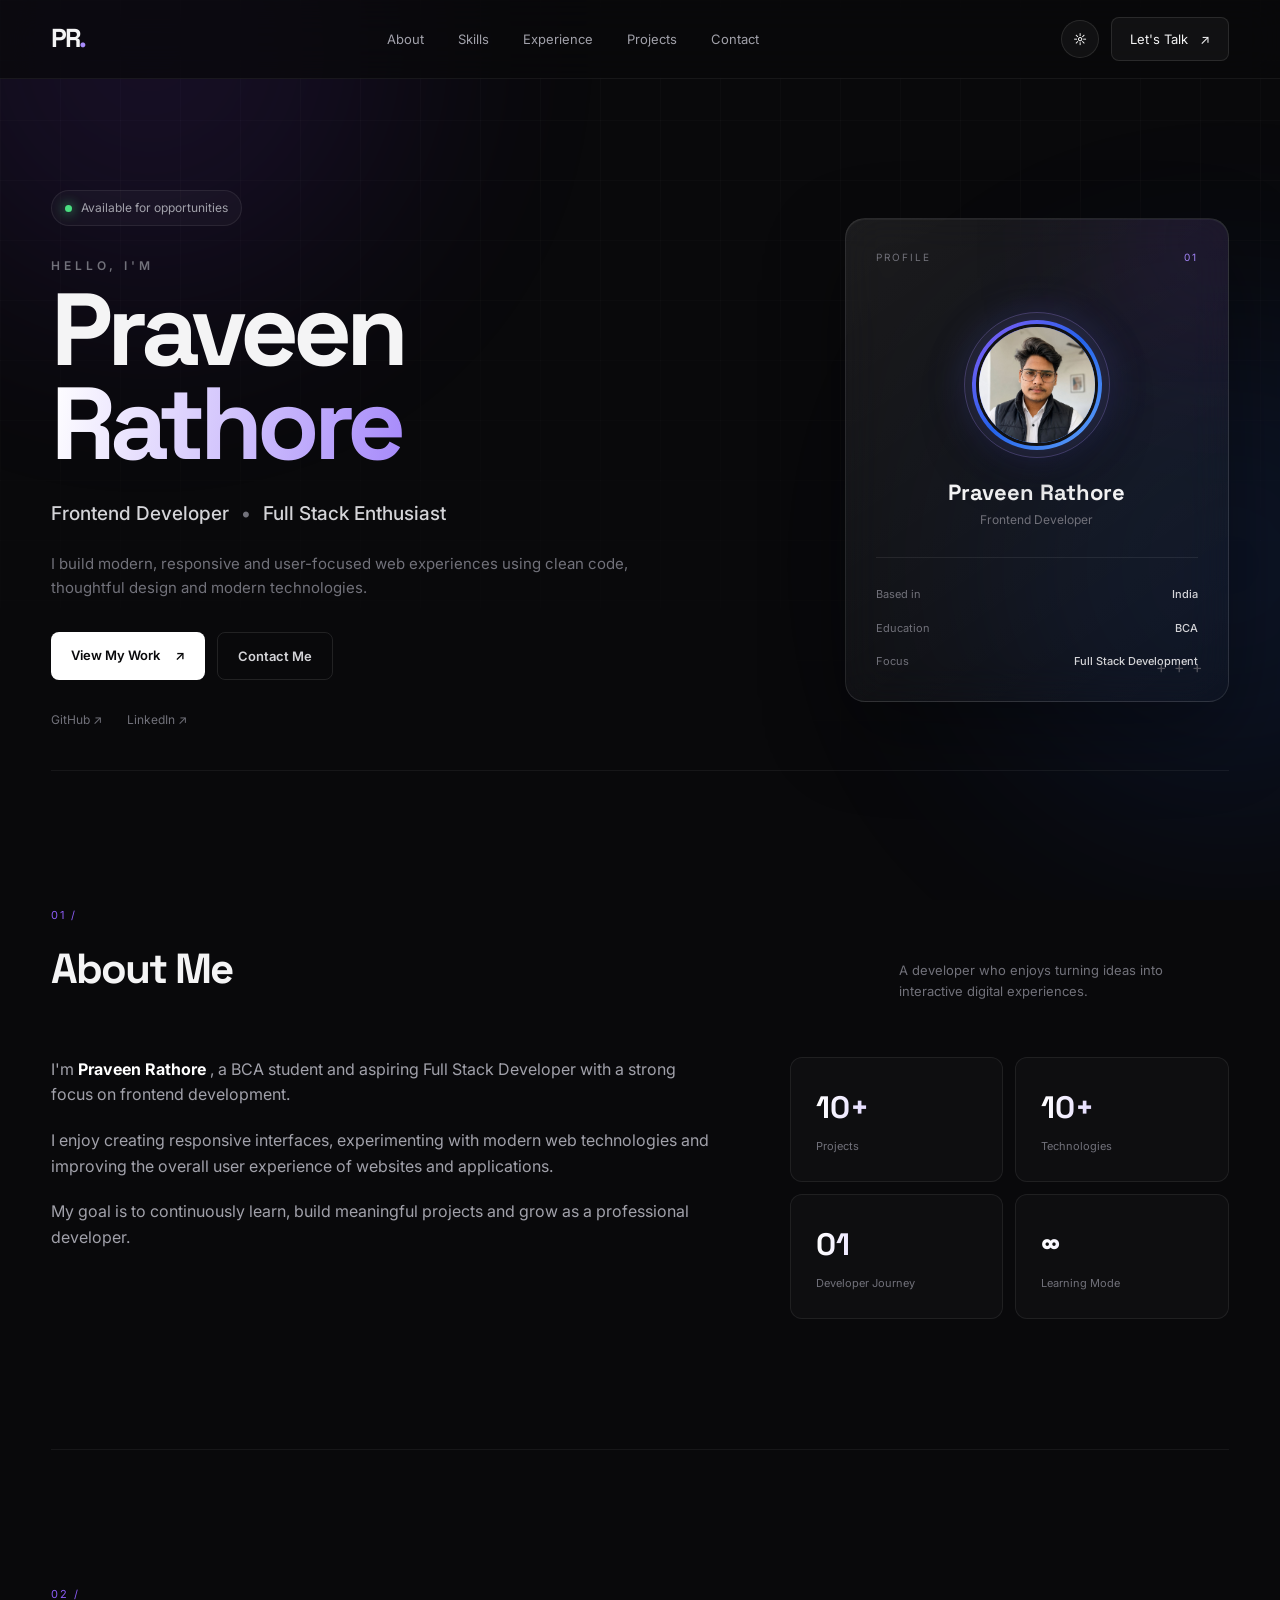
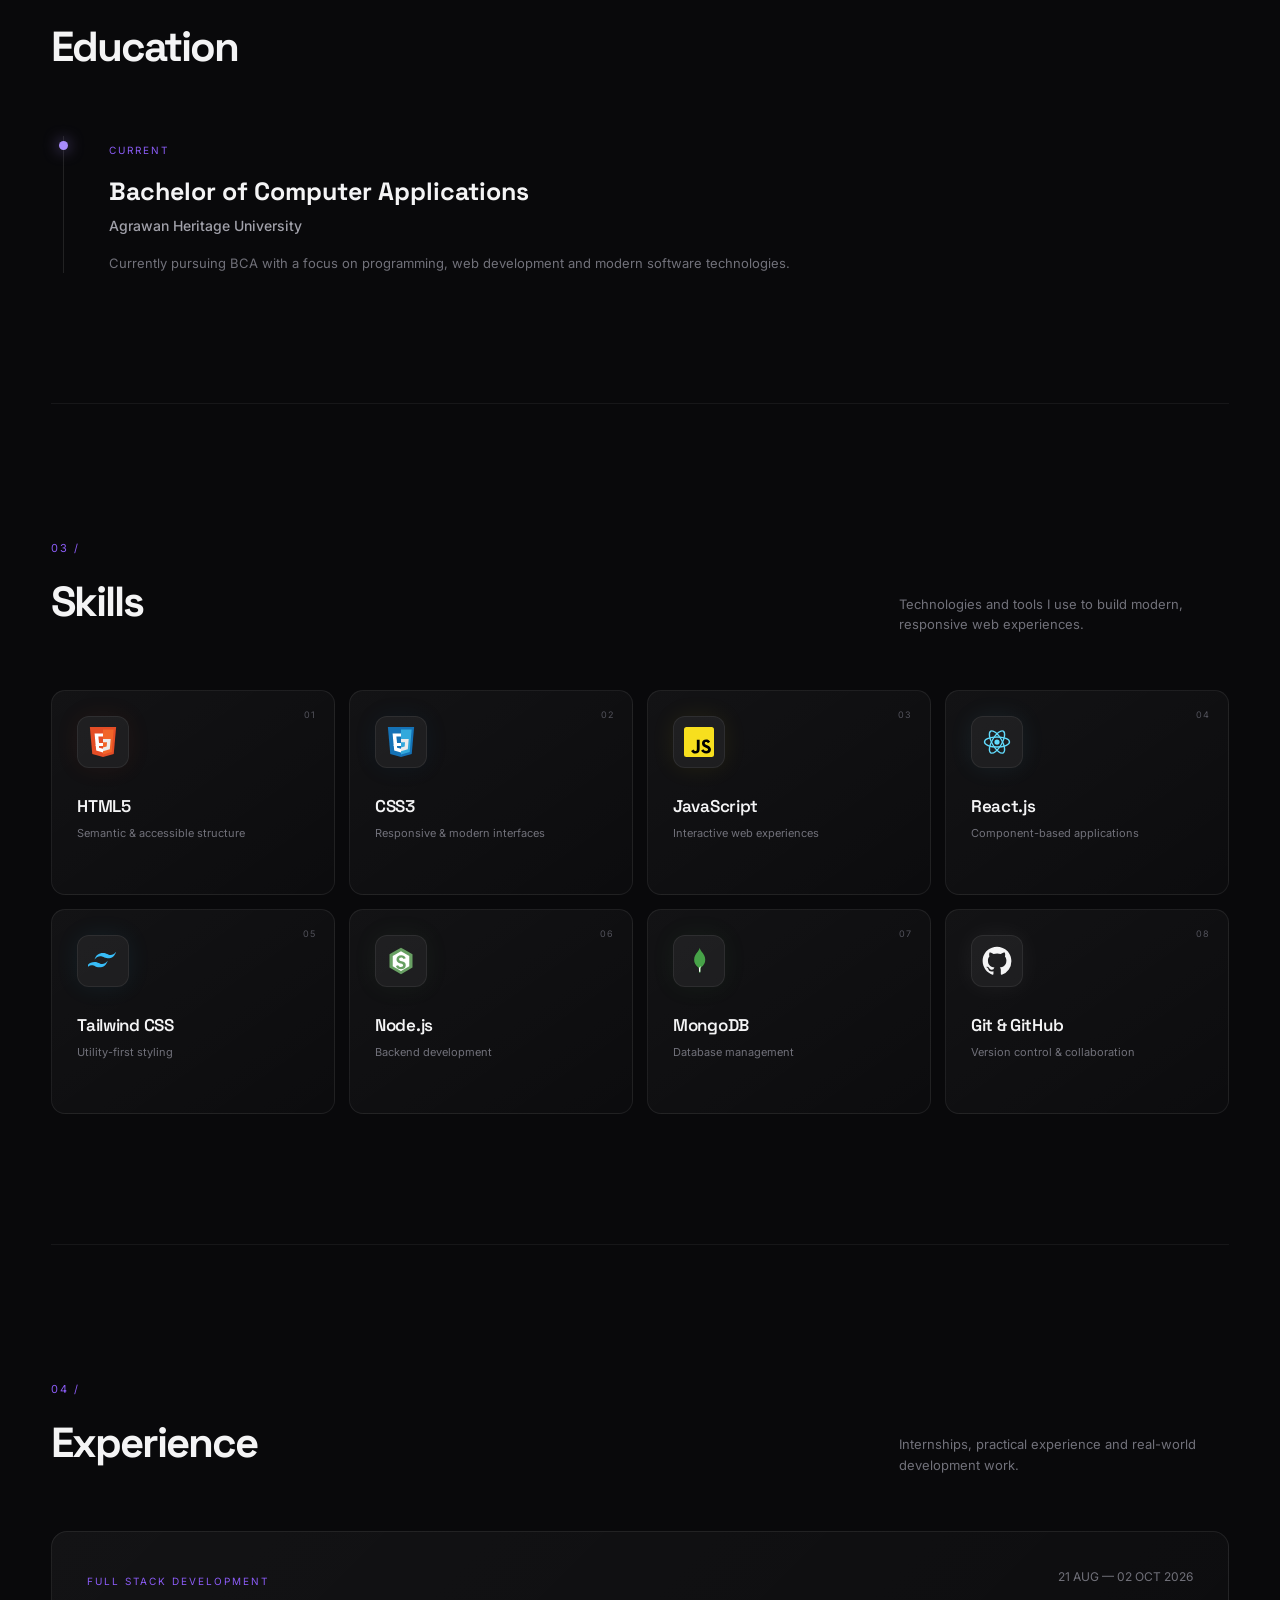
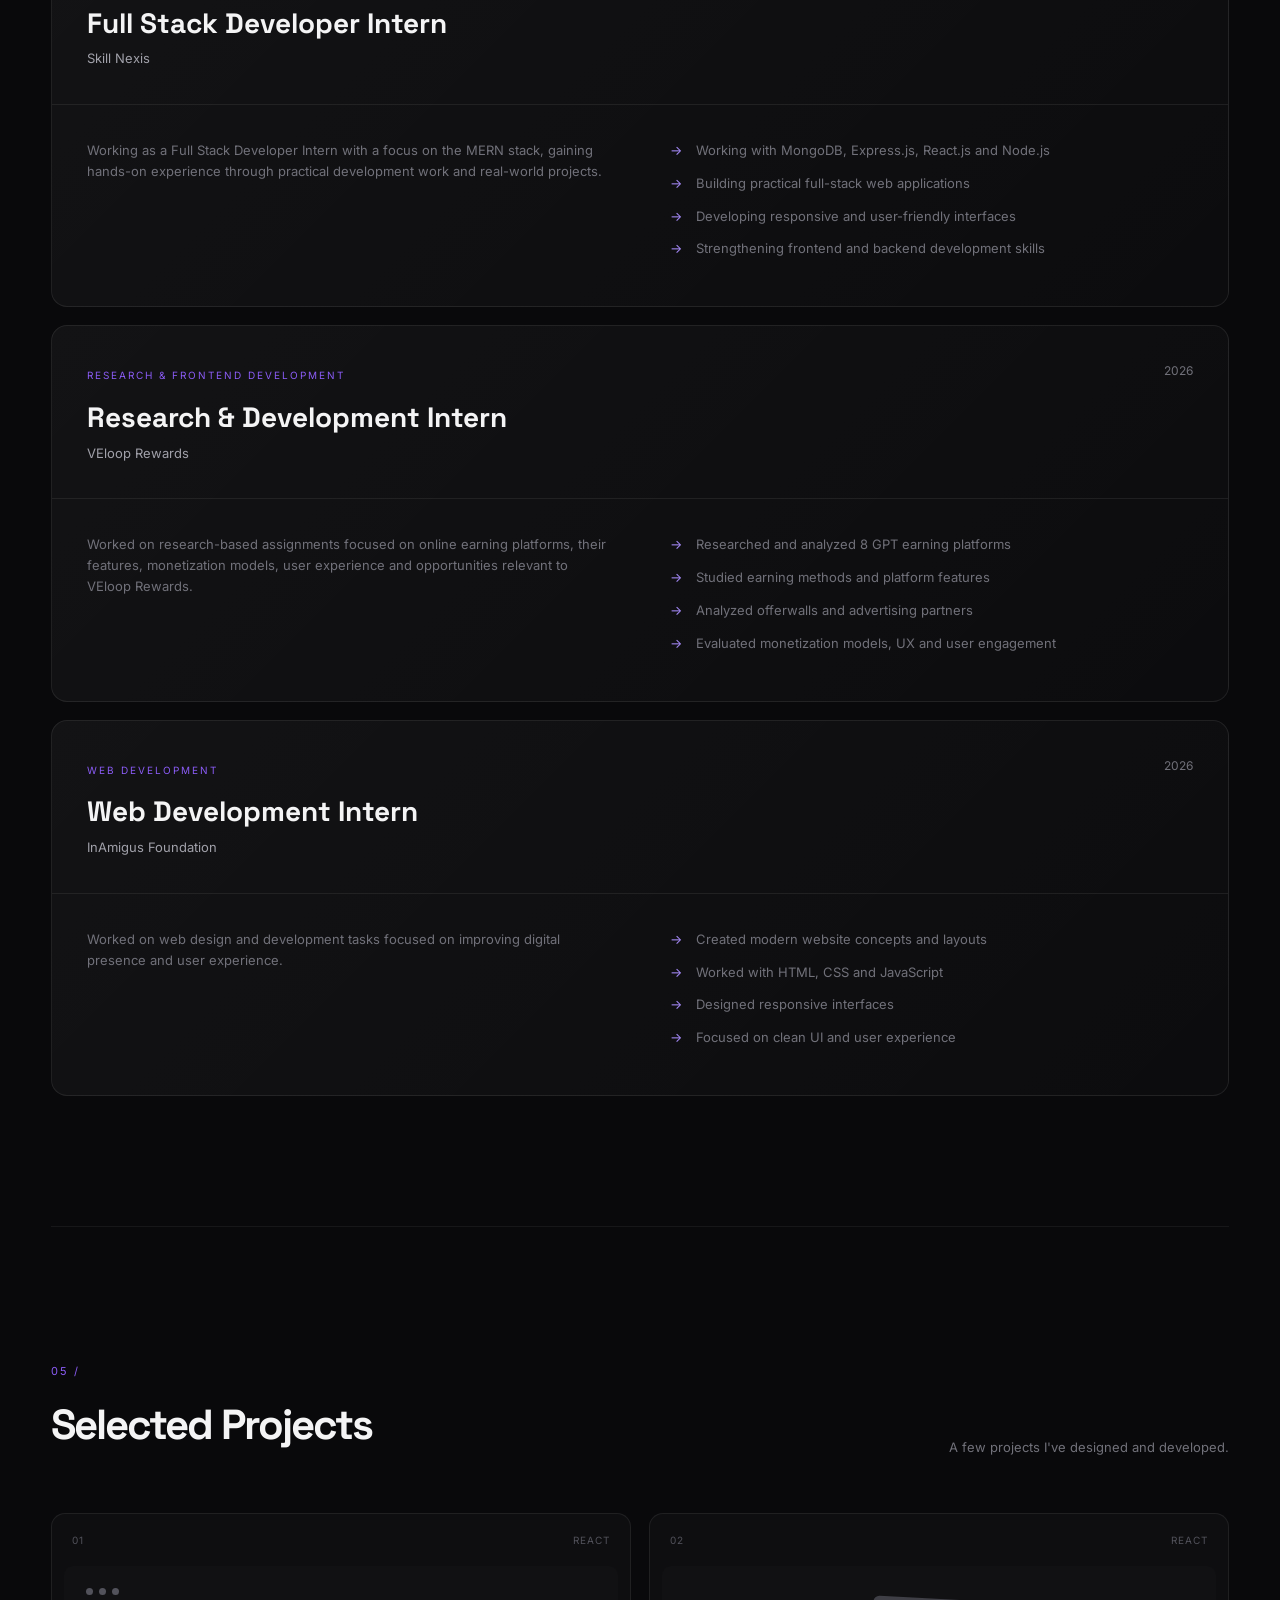
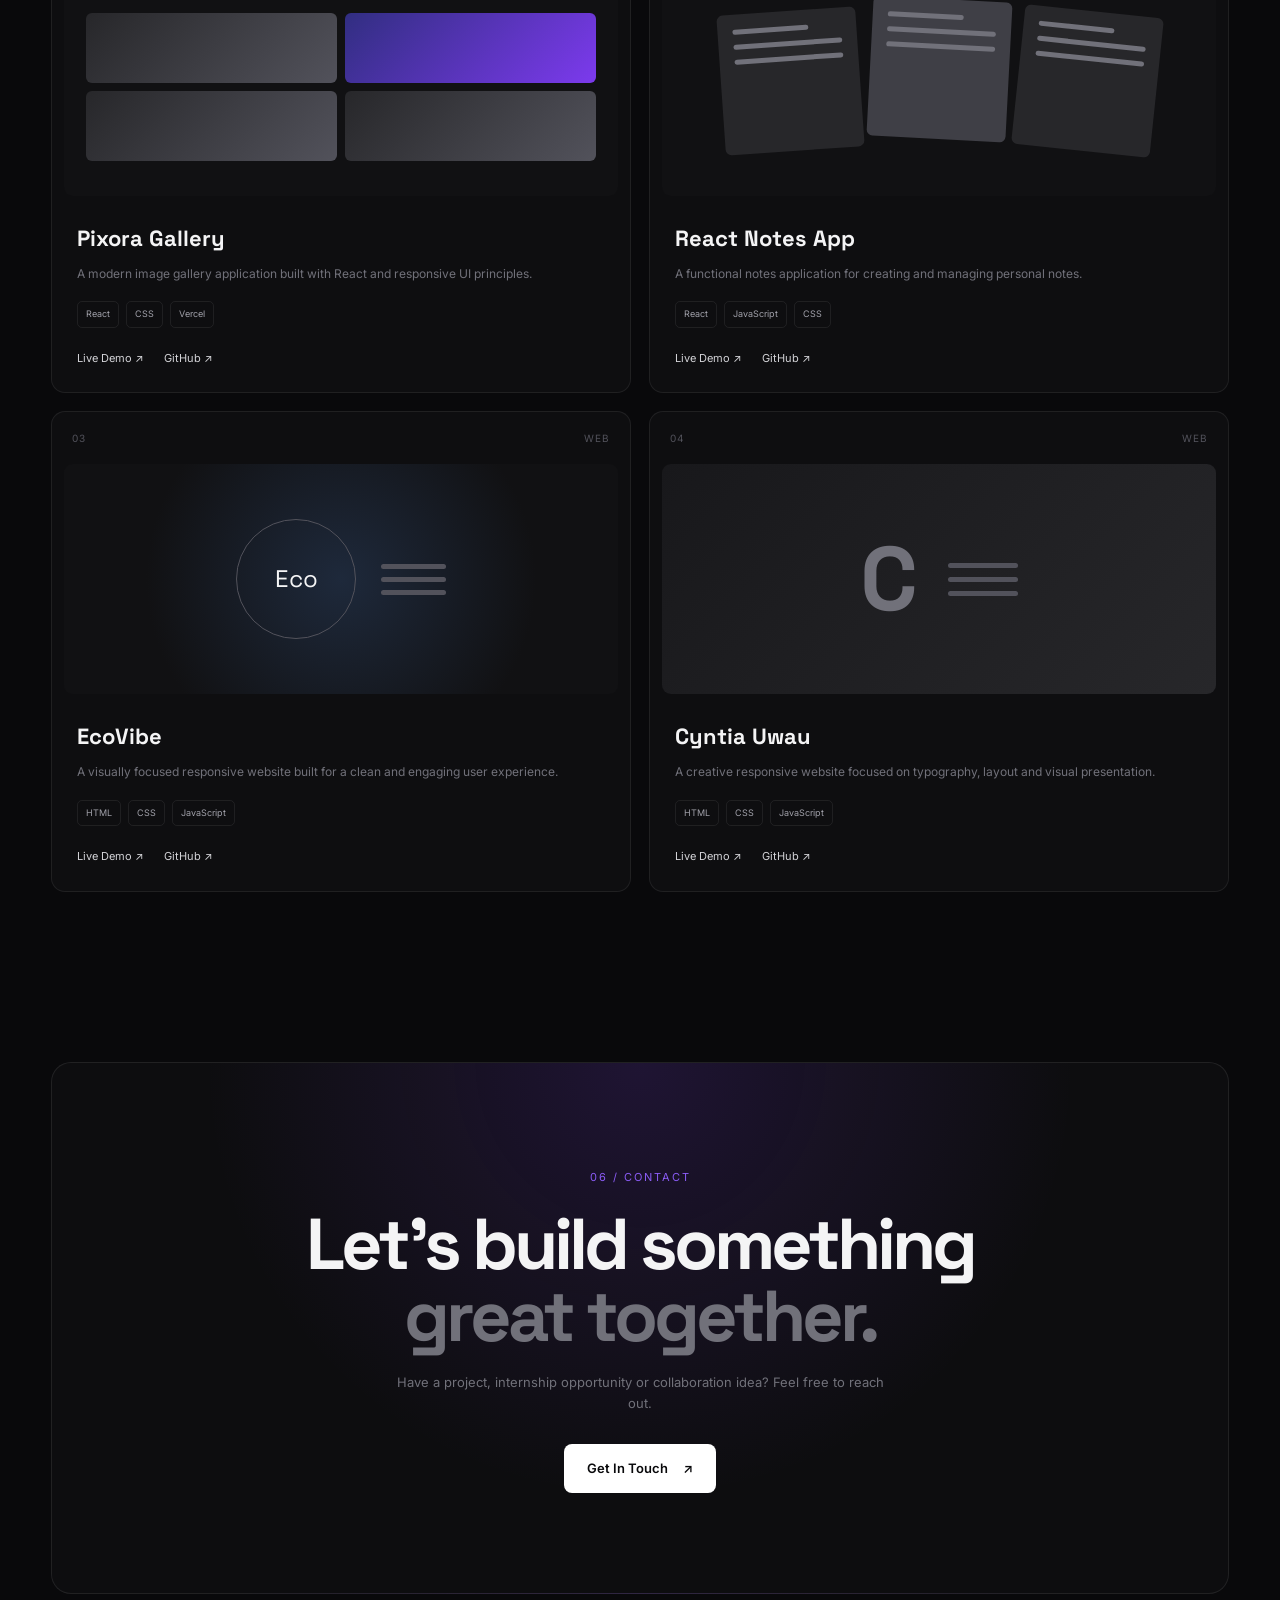
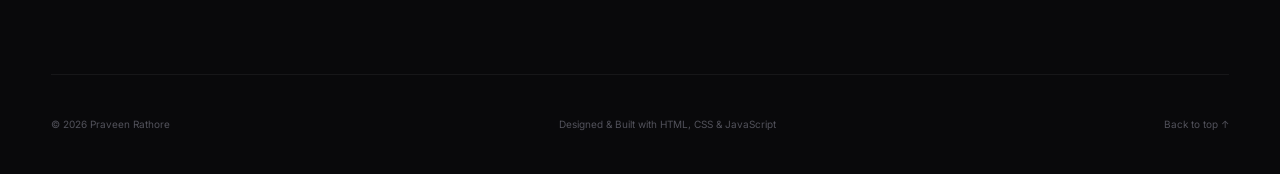
<file: second/index.html>
<!DOCTYPE html>
<html lang="en">

<head>
    <meta charset="UTF-8">
    <meta name="viewport" content="width=device-width, initial-scale=1.0">

    <meta name="description"
        content="Praveen Rathore - Frontend Developer and Full Stack Developer Resume">

    <meta name="author" content="Praveen Rathore">

    <title>Praveen Rathore | Developer Resume</title>

    <!-- Google Fonts -->
    <link rel="preconnect" href="https://fonts.googleapis.com">
    <link rel="preconnect" href="https://fonts.gstatic.com" crossorigin>

    <link
        href="https://fonts.googleapis.com/css2?family=Inter:wght@400;500;600;700;800&family=Space+Grotesk:wght@500;600;700&display=swap"
        rel="stylesheet">

    <!-- CSS -->
    <link rel="stylesheet" href="style.css">
</head>


<body>

    <!-- ================================
         BACKGROUND
    ================================= -->

    <div class="background">

        <div class="glow glow-one"></div>
        <div class="glow glow-two"></div>

        <div class="grid"></div>

    </div>


    <!-- ================================
         NAVBAR
    ================================= -->

    <nav class="navbar">

        <div class="nav-container">

            <a href="#" class="logo">
                PR<span>.</span>
            </a>


            <div class="nav-links">

                <a href="#about">About</a>

                <a href="#skills">Skills</a>

                <a href="#experience">Experience</a>

                <a href="#projects">Projects</a>

                <a href="#contact">Contact</a>

            </div>


            <div class="nav-actions">

                <button
                    id="themeToggle"
                    class="icon-btn"
                    aria-label="Toggle theme">
                    ☼
                </button>


                <a href="#contact" class="nav-button">
                    Let's Talk
                    <span>↗</span>
                </a>

            </div>


            <!-- Mobile Menu Button -->

            <button
                class="menu-btn"
                id="menuBtn"
                aria-label="Open menu">

                ☰

            </button>

        </div>

    </nav>



    <!-- ================================
         MAIN
    ================================= -->

    <main class="resume">


        <!-- ================================
             HERO
        ================================= -->

        <section class="hero reveal">


            <!-- LEFT SIDE -->

            <div class="hero-content">


                <div class="availability">

                    <span class="status-dot"></span>

                    Available for opportunities

                </div>


                <p class="eyebrow">
                    HELLO, I'M
                </p>


                <h1>

                    Praveen

                    <span>
                        Rathore
                    </span>

                </h1>


                <h2>

                    Frontend Developer

                    <span>•</span>

                    Full Stack Enthusiast

                </h2>


                <p class="hero-description">

                    I build modern, responsive and user-focused web
                    experiences using clean code, thoughtful design
                    and modern technologies.

                </p>


                <div class="hero-buttons">


                    <a
                        href="#projects"
                        class="primary-btn">

                        View My Work

                        <span>↗</span>

                    </a>


                    <a
                        href="#contact"
                        class="secondary-btn">

                        Contact Me

                    </a>


                </div>


                <div class="social-links">


                    <a
                        href="https://github.com/praveenrathore007"
                        target="_blank"
                        rel="noopener noreferrer">

                        GitHub ↗

                    </a>


                    <a
                        href="https://www.linkedin.com/in/praveen-rathore-6610803a9"
                        target="_blank"
                        rel="noopener noreferrer">

                        LinkedIn ↗

                    </a>


                </div>


            </div>



            <!-- RIGHT PROFILE CARD -->

            <div class="profile-card">


                <div class="profile-top">

                    <span>
                        PROFILE
                    </span>

                    <span class="profile-number">
                        01
                    </span>

                </div>


                <!-- PROFILE IMAGE -->

                <div class="avatar">

                    <img
                        src="./images/mainimg.jpg"
                        alt="Praveen Rathore">

                </div>


                <h3>
                    Praveen Rathore
                </h3>


                <p>
                    Frontend Developer
                </p>


                <div class="profile-line"></div>


                <div class="profile-info">


                    <div>

                        <span>
                            Based in
                        </span>

                        <strong>
                            India
                        </strong>

                    </div>


                    <div>

                        <span>
                            Education
                        </span>

                        <strong>
                            BCA
                        </strong>

                    </div>


                    <div>

                        <span>
                            Focus
                        </span>

                        <strong>
                            Full Stack Development
                        </strong>

                    </div>


                </div>


                <div class="card-decoration">

                    <span>+</span>
                    <span>+</span>
                    <span>+</span>

                </div>


            </div>


        </section>



        <!-- ================================
             ABOUT
        ================================= -->

        <section
            class="section reveal"
            id="about">


            <div class="section-heading">


                <div>

                    <span class="section-number">
                        01 /
                    </span>

                    <h2>
                        About Me
                    </h2>

                </div>


                <p>

                    A developer who enjoys turning ideas
                    into interactive digital experiences.

                </p>


            </div>



            <div class="about-grid">


                <div class="about-main">


                    <p>

                        I'm
                        <strong>
                            Praveen Rathore
                        </strong>,
                        a BCA student and aspiring Full Stack
                        Developer with a strong focus on frontend
                        development.

                    </p>


                    <p>

                        I enjoy creating responsive interfaces,
                        experimenting with modern web technologies
                        and improving the overall user experience
                        of websites and applications.

                    </p>


                    <p>

                        My goal is to continuously learn,
                        build meaningful projects and grow
                        as a professional developer.

                    </p>


                </div>



                <!-- STATS -->

                <div class="about-stats">


                    <div class="stat-card">

                        <strong>
                            10+
                        </strong>

                        <span>
                            Projects
                        </span>

                    </div>


                    <div class="stat-card">

                        <strong>
                            10+
                        </strong>

                        <span>
                            Technologies
                        </span>

                    </div>


                    <div class="stat-card">

                        <strong>
                            01
                        </strong>

                        <span>
                            Developer Journey
                        </span>

                    </div>


                    <div class="stat-card">

                        <strong>
                            ∞
                        </strong>

                        <span>
                            Learning Mode
                        </span>

                    </div>


                </div>


            </div>


        </section>



        <!-- ================================
             EDUCATION
        ================================= -->

        <section
            class="section reveal"
            id="education">


            <div class="section-heading">

                <div>

                    <span class="section-number">
                        02 /
                    </span>

                    <h2>
                        Education
                    </h2>

                </div>

            </div>



            <div class="timeline">


                <div class="timeline-item">

                    <div class="timeline-dot"></div>


                    <div class="timeline-content">


                        <span class="timeline-date">
                            CURRENT
                        </span>


                        <h3>
                            Bachelor of Computer Applications
                        </h3>


                        <h4>
                            Agrawan Heritage University
                        </h4>


                        <p>

                            Currently pursuing BCA with a focus
                            on programming, web development and
                            modern software technologies.

                        </p>


                    </div>

                </div>


            </div>


        </section>



        
    <!-- ================================
     SKILLS
================================= -->

<section
    class="section reveal"
    id="skills">

    <div class="section-heading">

        <div>

            <span class="section-number">
                03 /
            </span>

            <h2>
                Skills
            </h2>

        </div>

        <p>
            Technologies and tools I use to build
            modern, responsive web experiences.
        </p>

    </div>


    <div class="skills-grid">


        <!-- HTML -->

        <div class="skill-card">

            <span class="skill-index">
                01
            </span>

            <div class="skill-icon html-icon">

                <svg viewBox="0 0 24 24"
                    xmlns="http://www.w3.org/2000/svg">

                    <path
                        d="M1.5 0h21l-1.91 21.56L12 24l-8.59-2.44L1.5 0z"
                        fill="#E44D26"/>

                    <path
                        d="M12 22.05l6.95-1.97L20.5 2H12v20.05z"
                        fill="#F16529"/>

                    <path
                        d="M12 10.22H8.53l-.23-2.54H12V5.2H5.27l.08.88.82 9.18H12v-2.53H8.82l-.22-2.51H12v-2.0z"
                        fill="#fff"/>

                    <path
                        d="M12 17.47l-.01.01-3.12-.84-.2-2.25H6.16l.4 4.46L12 20.4v-2.93z"
                        fill="#fff"/>

                    <path
                        d="M12 10.22v2.0h3.23l-.3 3.35-2.93.8v2.93l5.44-1.51.04-.4.62-6.91.07-.88H12v.62z"
                        fill="#ebebeb"/>

                </svg>

            </div>

            <h3>
                HTML5
            </h3>

            <p>
                Semantic & accessible structure
            </p>

            <span class="skill-arrow">
                ↗
            </span>

        </div>



        <!-- CSS -->

        <div class="skill-card">

            <span class="skill-index">
                02
            </span>

            <div class="skill-icon css-icon">

                <svg viewBox="0 0 24 24"
                    xmlns="http://www.w3.org/2000/svg">

                    <path
                        d="M1.5 0h21l-1.91 21.56L12 24l-8.59-2.44L1.5 0z"
                        fill="#1572B6"/>

                    <path
                        d="M12 22.05l6.95-1.97L20.5 2H12v20.05z"
                        fill="#33A9DC"/>

                    <path
                        d="M12 10.22H8.53l-.23-2.54H12V5.2H5.27l.08.88.82 9.18H12v-2.53H8.82l-.22-2.51H12v-2.0z"
                        fill="#fff"/>

                    <path
                        d="M12 17.47l-.01.01-3.12-.84-.2-2.25H6.16l.4 4.46L12 20.4v-2.93z"
                        fill="#fff"/>

                    <path
                        d="M12 10.22v2.0h3.23l-.3 3.35-2.93.8v2.93l5.44-1.51.04-.4.62-6.91.07-.88H12v.62z"
                        fill="#ebebeb"/>

                </svg>

            </div>

            <h3>
                CSS3
            </h3>

            <p>
                Responsive & modern interfaces
            </p>

            <span class="skill-arrow">
                ↗
            </span>

        </div>



        <!-- JAVASCRIPT -->

        <div class="skill-card">

            <span class="skill-index">
                03
            </span>

            <div class="skill-icon js-icon">

                <svg viewBox="0 0 24 24"
                    xmlns="http://www.w3.org/2000/svg">

                    <rect
                        width="24"
                        height="24"
                        rx="2"
                        fill="#F7DF1E"/>

                    <path
                        d="M5.7 19.1l1.84-1.11c.36.64.69 1.18 1.48 1.18.75 0 1.23-.29 1.23-1.41v-7.61h2.26v7.64c0 2.34-1.37 3.4-3.37 3.4-1.81 0-2.86-.94-3.44-2.09z"
                        fill="#000"/>

                    <path
                        d="M13.7 18.87l1.84-1.07c.48.79 1.1 1.37 2.2 1.37.93 0 1.52-.46 1.52-1.1 0-.76-.6-1.03-1.62-1.47l-.56-.24c-1.62-.69-2.69-1.56-2.69-3.4 0-1.69 1.29-2.98 3.31-2.98 1.44 0 2.47.5 3.21 1.82l-1.76 1.13c-.39-.69-.81-.96-1.45-.96-.66 0-1.08.42-1.08.96 0 .67.42.94 1.4 1.37l.56.24c1.91.82 2.98 1.66 2.98 3.55 0 2.03-1.59 3.14-3.73 3.14-2.09 0-3.44-1-4.13-2.36z"
                        fill="#000"/>

                </svg>

            </div>

            <h3>
                JavaScript
            </h3>

            <p>
                Interactive web experiences
            </p>

            <span class="skill-arrow">
                ↗
            </span>

        </div>



        <!-- REACT -->

        <div class="skill-card">

            <span class="skill-index">
                04
            </span>

            <div class="skill-icon react-icon">

                <svg viewBox="0 0 24 24"
                    xmlns="http://www.w3.org/2000/svg">

                    <circle
                        cx="12"
                        cy="12"
                        r="2.1"
                        fill="#61DAFB"/>

                    <g
                        fill="none"
                        stroke="#61DAFB"
                        stroke-width="1.1">

                        <ellipse
                            cx="12"
                            cy="12"
                            rx="10"
                            ry="4"/>

                        <ellipse
                            cx="12"
                            cy="12"
                            rx="10"
                            ry="4"
                            transform="rotate(60 12 12)"/>

                        <ellipse
                            cx="12"
                            cy="12"
                            rx="10"
                            ry="4"
                            transform="rotate(120 12 12)"/>

                    </g>

                </svg>

            </div>

            <h3>
                React.js
            </h3>

            <p>
                Component-based applications
            </p>

            <span class="skill-arrow">
                ↗
            </span>

        </div>



        <!-- TAILWIND -->

        <div class="skill-card">

            <span class="skill-index">
                05
            </span>

            <div class="skill-icon tailwind-icon">

                <svg viewBox="0 0 24 24"
                    xmlns="http://www.w3.org/2000/svg">

                    <path
                        fill="#38BDF8"
                        d="M12 5.5c-3.5 0-5.75 1.75-6.75 5.25C6.75 9 8.25 8.1 9.75 8.1c1.1 0 1.88.38 2.67.77.91.45 1.84.93 3.33.93 3.5 0 5.75-1.75 6.75-5.25-1.5 1.75-3 2.63-4.5 2.63-1.1 0-1.88-.38-2.67-.77-.91-.45-1.84-.91-3.33-.91zM5.25 12.75C1.75 12.75-.5 14.5-1.5 18c1.5-1.75 3-2.63 4.5-2.63 1.1 0 1.88.38 2.67.77.91.45 1.84.91 3.33.91 3.5 0 5.75-1.75 6.75-5.25-1.5 1.75-3 2.63-4.5 2.63-1.1 0-1.88-.38-2.67-.77-.91-.45-1.84-.91-3.33-.91z"/>

                </svg>

            </div>

            <h3>
                Tailwind CSS
            </h3>

            <p>
                Utility-first styling
            </p>

            <span class="skill-arrow">
                ↗
            </span>

        </div>



        <!-- NODE -->

        <div class="skill-card">

            <span class="skill-index">
                06
            </span>

            <div class="skill-icon node-icon">

                <svg viewBox="0 0 24 24"
                    xmlns="http://www.w3.org/2000/svg">

                    <path
                        fill="#68A063"
                        d="M12 1.3l9.2 5.3v10.6L12 22.5l-9.2-5.3V6.6L12 1.3z"/>

                    <path
                        fill="#fff"
                        d="M12 4.1L5.4 7.9v8.2l6.6 3.8 6.6-3.8V7.9L12 4.1zm.1 3.2c1.9 0 3.2.9 3.7 2.4l-1.8.7c-.3-.8-.9-1.2-1.8-1.2-1.1 0-1.7.6-1.7 1.4 0 .9.6 1.2 2.1 1.6 2 .5 3.2 1.2 3.2 3.1 0 1.9-1.5 3.3-3.8 3.3-2.1 0-3.5-1-4.1-2.6l1.8-.7c.4.9 1.1 1.4 2.2 1.4 1.1 0 1.8-.5 1.8-1.3 0-.8-.5-1.1-2-1.5-2.1-.6-3.3-1.3-3.3-3.2 0-1.9 1.5-3.4 3.7-3.4z"/>

                </svg>

            </div>

            <h3>
                Node.js
            </h3>

            <p>
                Backend development
            </p>

            <span class="skill-arrow">
                ↗
            </span>

        </div>



        <!-- MONGODB -->

        <div class="skill-card">

            <span class="skill-index">
                07
            </span>

            <div class="skill-icon mongo-icon">

                <svg viewBox="0 0 24 24"
                    xmlns="http://www.w3.org/2000/svg">

                    <path
                        fill="#47A248"
                        d="M12.6 1.2c-.2 1.2-.7 2.2-1.5 3.1C9.5 6.1 8.1 8 8.1 11c0 2.5 1.1 4.2 2.9 5.7.4.3.7.6.8 1.1.2.9.2 2.2.2 3.5h1.1c0-1.3 0-2.6.2-3.5.1-.5.4-.8.8-1.1 1.8-1.5 2.9-3.2 2.9-5.7 0-3-1.4-4.9-3-6.7-.8-.9-1.3-1.9-1.5-3.1z"/>

                    <path
                        fill="#fff"
                        d="M12 20.5h1.1c-.2-1.5-.1-3.1.3-4.5-.4.5-.8.9-1.4 1.4v3.1z"/>

                </svg>

            </div>

            <h3>
                MongoDB
            </h3>

            <p>
                Database management
            </p>

            <span class="skill-arrow">
                ↗
            </span>

        </div>



        <!-- GITHUB -->

        <div class="skill-card">

            <span class="skill-index">
                08
            </span>

            <div class="skill-icon github-icon">

                <svg
                    viewBox="0 0 24 24"
                    xmlns="http://www.w3.org/2000/svg">

                    <path
                        fill="currentColor"
                        d="M12 .5C5.65.5.5 5.65.5 12c0 5.09 3.3 9.4 7.87 10.92.58.11.79-.25.79-.56v-2.1c-3.2.7-3.88-1.35-3.88-1.35-.53-1.33-1.28-1.68-1.28-1.68-1.05-.72.08-.7.08-.7 1.16.08 1.77 1.2 1.77 1.2 1.04 1.77 2.72 1.26 3.39.96.1-.75.41-1.26.74-1.55-2.55-.29-5.23-1.28-5.23-5.7 0-1.26.45-2.29 1.19-3.1-.12-.29-.52-1.47.11-3.06 0 0 .97-.31 3.18 1.18a11.1 11.1 0 0 1 5.8 0c2.21-1.5 3.18-1.18 3.18-1.18.63 1.59.23 2.77.11 3.06.74.81 1.19 1.84 1.19 3.1 0 4.43-2.69 5.41-5.25 5.69.42.36.79 1.07.79 2.16v3.2c0 .31.21.67.8.56A11.51 11.51 0 0 0 23.5 12C23.5 5.65 18.35.5 12 .5z"/>

                </svg>

            </div>

            <h3>
                Git & GitHub
            </h3>

            <p>
                Version control & collaboration
            </p>

            <span class="skill-arrow">
                ↗
            </span>

        </div>


    </div>

</section>



        <!-- ================================
             EXPERIENCE
        ================================= -->

     <!-- ================================
     EXPERIENCE
================================= -->

<section
    class="section reveal"
    id="experience">

    <div class="section-heading">

        <div>

            <span class="section-number">
                04 /
            </span>

            <h2>
                Experience
            </h2>

        </div>

        <p>
            Internships, practical experience and
            real-world development work.
        </p>

    </div>


    <div class="experience-list">


        <!-- EXPERIENCE 01 — SKILL NEXIS -->

        <div class="experience-card">

            <div class="experience-header">

                <div>

                    <span class="experience-label">
                        FULL STACK DEVELOPMENT
                    </span>

                    <h3>
                        Full Stack Developer Intern
                    </h3>

                    <p class="company">
                        Skill Nexis
                    </p>

                </div>

                <span class="experience-date">
                    21 AUG — 02 OCT 2026
                </span>

            </div>


            <div class="experience-body">

                <p>

                    Working as a Full Stack Developer Intern
                    with a focus on the MERN stack, gaining
                    hands-on experience through practical
                    development work and real-world projects.

                </p>


                <ul>

                    <li>
                        Working with MongoDB, Express.js,
                        React.js and Node.js
                    </li>

                    <li>
                        Building practical full-stack
                        web applications
                    </li>

                    <li>
                        Developing responsive and
                        user-friendly interfaces
                    </li>

                    <li>
                        Strengthening frontend and
                        backend development skills
                    </li>

                </ul>

            </div>

        </div>



        <!-- EXPERIENCE 02 — VELOOP -->

        <div class="experience-card">

            <div class="experience-header">

                <div>

                    <span class="experience-label">
                        RESEARCH & FRONTEND DEVELOPMENT
                    </span>

                    <h3>
                        Research & Development Intern
                    </h3>

                    <p class="company">
                        VEloop Rewards
                    </p>

                </div>

                <span class="experience-date">
                    2026
                </span>

            </div>


            <div class="experience-body">

                <p>

                    Worked on research-based assignments
                    focused on online earning platforms,
                    their features, monetization models,
                    user experience and opportunities
                    relevant to VEloop Rewards.

                </p>


                <ul>

                    <li>
                        Researched and analyzed 8 GPT
                        earning platforms
                    </li>

                    <li>
                        Studied earning methods and
                        platform features
                    </li>

                    <li>
                        Analyzed offerwalls and
                        advertising partners
                    </li>

                    <li>
                        Evaluated monetization models,
                        UX and user engagement
                    </li>

                </ul>

            </div>

        </div>



        <!-- EXPERIENCE 03 — INAMIGUS -->

        <div class="experience-card">

            <div class="experience-header">

                <div>

                    <span class="experience-label">
                        WEB DEVELOPMENT
                    </span>

                    <h3>
                        Web Development Intern
                    </h3>

                    <p class="company">
                        InAmigus Foundation
                    </p>

                </div>

                <span class="experience-date">
                    2026
                </span>

            </div>


            <div class="experience-body">

                <p>

                    Worked on web design and development
                    tasks focused on improving digital
                    presence and user experience.

                </p>


                <ul>

                    <li>
                        Created modern website concepts
                        and layouts
                    </li>

                    <li>
                        Worked with HTML, CSS and JavaScript
                    </li>

                    <li>
                        Designed responsive interfaces
                    </li>

                    <li>
                        Focused on clean UI and
                        user experience
                    </li>

                </ul>

            </div>

        </div>


    </div>

</section>



        <!-- ================================
             PROJECTS
        ================================= -->

        <section
            class="section reveal"
            id="projects">


            <div class="section-heading">


                <div>

                    <span class="section-number">
                        05 /
                    </span>

                    <h2>
                        Selected Projects
                    </h2>

                </div>


                <p>

                    A few projects I've designed
                    and developed.

                </p>


            </div>



            <div class="projects-grid">


                <!-- PROJECT 1 -->

                <article class="project-card">


                    <div class="project-top">

                        <span>
                            01
                        </span>

                        <span>
                            REACT
                        </span>

                    </div>


                    <div class="project-visual gallery-visual">


                        <div class="visual-window">

                            <span></span>
                            <span></span>
                            <span></span>

                        </div>


                        <div class="visual-content">

                            <div></div>
                            <div></div>
                            <div></div>
                            <div></div>

                        </div>


                    </div>



                    <div class="project-content">


                        <h3>
                            Pixora Gallery
                        </h3>


                        <p>

                            A modern image gallery application
                            built with React and responsive UI
                            principles.

                        </p>


                        <div class="project-tags">

                            <span>React</span>
                            <span>CSS</span>
                            <span>Vercel</span>

                        </div>


                        <div class="project-links">


                            <a
                                href="https://pixora-gallery.vercel.app/"
                                target="_blank"
                                rel="noopener noreferrer">

                                Live Demo ↗

                            </a>


                            <a
                                href="https://github.com/praveenrathore007"
                                target="_blank"
                                rel="noopener noreferrer">

                                GitHub ↗

                            </a>


                        </div>


                    </div>


                </article>



                <!-- PROJECT 2 -->

                <article class="project-card">


                    <div class="project-top">

                        <span>
                            02
                        </span>

                        <span>
                            REACT
                        </span>

                    </div>


                    <div class="project-visual notes-visual">


                        <div class="note">

                            <span></span>
                            <span></span>
                            <span></span>

                        </div>


                        <div class="note">

                            <span></span>
                            <span></span>
                            <span></span>

                        </div>


                        <div class="note">

                            <span></span>
                            <span></span>
                            <span></span>

                        </div>


                    </div>



                    <div class="project-content">


                        <h3>
                            React Notes App
                        </h3>


                        <p>

                            A functional notes application
                            for creating and managing
                            personal notes.

                        </p>


                        <div class="project-tags">

                            <span>React</span>
                            <span>JavaScript</span>
                            <span>CSS</span>

                        </div>


                        <div class="project-links">


                            <a
                                href="https://react-notes-app-plum.vercel.app/"
                                target="_blank">

                                Live Demo ↗

                            </a>


                            <a
                                href="https://github.com/praveenrathore007"
                                target="_blank">

                                GitHub ↗

                            </a>


                        </div>


                    </div>


                </article>



                <!-- PROJECT 3 -->

                <article class="project-card">


                    <div class="project-top">

                        <span>
                            03
                        </span>

                        <span>
                            WEB
                        </span>

                    </div>


                    <div class="project-visual eco-visual">


                        <div class="eco-circle">
                            <span>Eco</span>
                        </div>


                        <div class="eco-lines">

                            <span></span>
                            <span></span>
                            <span></span>

                        </div>


                    </div>



                    <div class="project-content">


                        <h3>
                            EcoVibe
                        </h3>


                        <p>

                            A visually focused responsive
                            website built for a clean and
                            engaging user experience.

                        </p>


                        <div class="project-tags">

                            <span>HTML</span>
                            <span>CSS</span>
                            <span>JavaScript</span>

                        </div>


                        <div class="project-links">


                            <a
                                href="https://ecovibe-five.vercel.app/"
                                target="_blank">

                                Live Demo ↗

                            </a>


                            <a
                                href="https://github.com/praveenrathore007"
                                target="_blank">

                                GitHub ↗

                            </a>


                        </div>


                    </div>


                </article>



                <!-- PROJECT 4 -->

                <article class="project-card">


                    <div class="project-top">

                        <span>
                            04
                        </span>

                        <span>
                            WEB
                        </span>

                    </div>


                    <div class="project-visual cyntia-visual">


                        <div class="cyntia-title">
                            C
                        </div>


                        <div class="cyntia-lines">

                            <span></span>
                            <span></span>
                            <span></span>

                        </div>


                    </div>



                    <div class="project-content">


                        <h3>
                            Cyntia Uwau
                        </h3>


                        <p>

                            A creative responsive website
                            focused on typography, layout
                            and visual presentation.

                        </p>


                        <div class="project-tags">

                            <span>HTML</span>
                            <span>CSS</span>
                            <span>JavaScript</span>

                        </div>


                        <div class="project-links">


                            <a
                                href="https://cyntiauwau.vercel.app/"
                                target="_blank">

                                Live Demo ↗

                            </a>


                            <a
                                href="https://github.com/praveenrathore007"
                                target="_blank">

                                GitHub ↗

                            </a>


                        </div>


                    </div>


                </article>


            </div>


        </section>



        <!-- ================================
             CONTACT
        ================================= -->

        <section
            class="contact-section reveal"
            id="contact">


            <div class="contact-content">


                <span class="section-number">
                    06 / CONTACT
                </span>


                <h2>

                    Let's build something

                    <span>
                        great together.
                    </span>

                </h2>


                <p>

                    Have a project, internship opportunity
                    or collaboration idea? Feel free to reach out.

                </p>


                <!-- CHANGE EMAIL -->

                <a
                    href="mailto:your-email@example.com"
                    class="contact-button">

                    Get In Touch

                    <span>↗</span>

                </a>


            </div>


        </section>



        <!-- ================================
             FOOTER
        ================================= -->

        <footer>


            <div id="copyright">
                © 2026 Praveen Rathore
            </div>


            <div>
                Designed & Built with HTML, CSS & JavaScript
            </div>


            <a href="#">
                Back to top ↑
            </a>


        </footer>


    </main>



    <!-- ================================
         MOBILE MENU
    ================================= -->

    <div
        class="mobile-menu"
        id="mobileMenu">


        <button
            class="close-menu"
            id="closeMenu">

            ×

        </button>


        <a href="#about">
            About
        </a>

        <a href="#skills">
            Skills
        </a>

        <a href="#experience">
            Experience
        </a>

        <a href="#projects">
            Projects
        </a>

        <a href="#contact">
            Contact
        </a>


    </div>



    <!-- JavaScript -->

    <script src="script.js"></script>

</body>

</html>
</file>
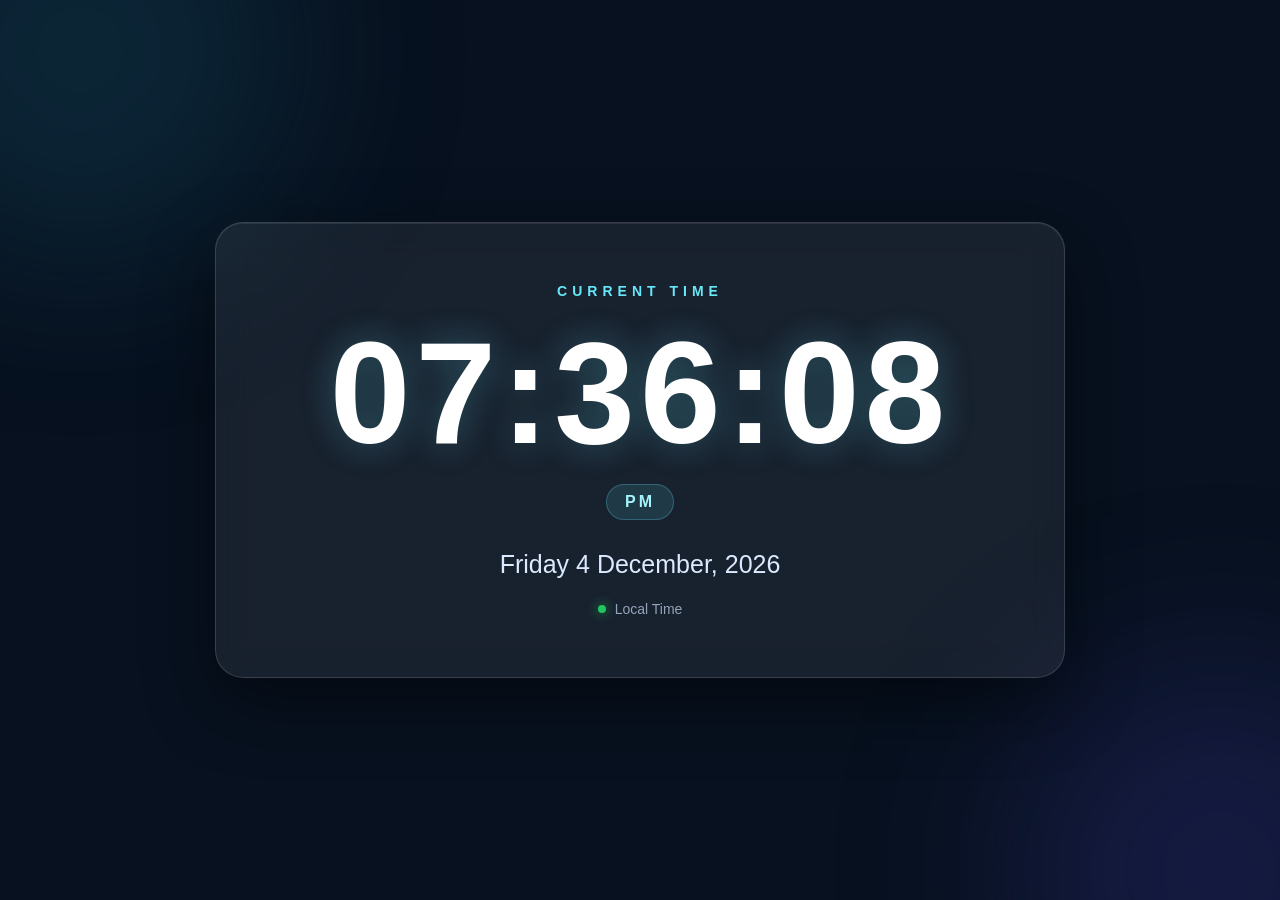
<file: Task-06/index.html>
<!DOCTYPE html>
<html lang="en">
<head>
    <meta charset="UTF-8">
    <meta name="viewport" content="width=device-width, initial-scale=1.0">

    <meta name="description" content="A responsive real-time digital clock built with HTML, CSS and JavaScript">

    <title>Digital Clock | Task 6</title>

    <link rel="stylesheet" href="style.css">
</head>

<body>

    <main class="clock-container">

        <section class="clock-card">

            <p class="heading">CURRENT TIME</p>

            <div class="time" id="time">
                00:00:00
            </div>

            <div class="period" id="period">
                AM
            </div>

            <div class="date" id="date">
                Loading date...
            </div>

            <div class="timezone">
                <span class="status-dot"></span>
                Local Time
            </div>

        </section>

    </main>

    <script src="script.js"></script>

</body>
</html>
</file>
<file: second/style.css>
/* =========================================
   RESET
========================================= */

* {
    margin: 0;
    padding: 0;
    box-sizing: border-box;
}

html {
    scroll-behavior: smooth;
}

body {
    font-family: "Inter", sans-serif;
    background: #09090b;
    color: #f4f4f5;
    line-height: 1.6;
    overflow-x: hidden;
}

a {
    color: inherit;
    text-decoration: none;
}

button {
    font-family: inherit;
}


/* =========================================
   BACKGROUND
========================================= */

.background {
    position: fixed;
    inset: 0;

    pointer-events: none;

    z-index: -1;

    overflow: hidden;
}

.grid {
    position: absolute;
    inset: 0;

    background-image:
        linear-gradient(
            rgba(255, 255, 255, .025) 1px,
            transparent 1px
        ),
        linear-gradient(
            90deg,
            rgba(255, 255, 255, .025) 1px,
            transparent 1px
        );

    background-size: 60px 60px;

    mask-image:
        linear-gradient(
            to bottom,
            black 0%,
            transparent 90%
        );
}

.glow {
    position: absolute;

    width: 500px;
    height: 500px;

    border-radius: 50%;

    filter: blur(120px);

    opacity: .12;
}

.glow-one {
    background: #7c3aed;

    top: -200px;
    left: -100px;
}

.glow-two {
    background: #2563eb;

    right: -200px;
    top: 35%;
}


/* =========================================
   NAVBAR
========================================= */

.navbar {
    position: fixed;

    width: 100%;

    top: 0;

    z-index: 1000;

    background: rgba(9, 9, 11, .72);

    backdrop-filter: blur(18px);

    border-bottom:
        1px solid rgba(255, 255, 255, .06);
}

.nav-container {
    width: min(1180px, 92%);

    height: 78px;

    margin: auto;

    display: flex;

    align-items: center;

    justify-content: space-between;
}


/* LOGO */

.logo {
    font-family: "Space Grotesk", sans-serif;

    font-size: 26px;

    font-weight: 700;

    letter-spacing: -2px;
}

.logo span {
    color: #a78bfa;
}


/* NAV LINKS */

.nav-links {
    display: flex;

    gap: 34px;
}

.nav-links a {
    position: relative;

    color: #a1a1aa;

    font-size: 13px;

    padding: 8px 0;

    transition: color .3s ease;
}


/* LEFT TO RIGHT UNDERLINE */

.nav-links a::after {

    content: "";

    position: absolute;

    left: 0;

    bottom: 0;

    width: 100%;

    height: 2px;

    border-radius: 20px;

    background:
        linear-gradient(
            90deg,
            #8b5cf6,
            #60a5fa
        );

    transform: scaleX(0);

    transform-origin: left;

    transition:
        transform .35s cubic-bezier(.65, 0, .35, 1);

}

.nav-links a:hover {
    color: white;
}

.nav-links a:hover::after {
    transform: scaleX(1);
}


/* NAV ACTIONS */

.nav-actions {
    display: flex;

    align-items: center;

    gap: 12px;
}


.icon-btn {
    width: 38px;
    height: 38px;

    border:
        1px solid rgba(255, 255, 255, .1);

    background:
        rgba(255, 255, 255, .04);

    color: white;

    border-radius: 50%;

    cursor: pointer;

    transition: .3s;
}

.icon-btn:hover {
    transform: rotate(20deg);

    background:
        rgba(255, 255, 255, .1);
}


.nav-button {

    padding: 11px 18px;

    border:
        1px solid rgba(255, 255, 255, .1);

    border-radius: 8px;

    font-size: 13px;

    background:
        rgba(255, 255, 255, .04);

    transition: .3s;
}

.nav-button:hover {

    background: white;

    color: #09090b;

}

.nav-button span {
    margin-left: 8px;
}


/* MOBILE BUTTON */

.menu-btn {
    display: none;

    border: none;

    background: transparent;

    color: white;

    font-size: 25px;

    cursor: pointer;
}


/* =========================================
   MAIN
========================================= */

.resume {
    width: min(1180px, 92%);

    margin: auto;

    padding-top: 150px;
}


/* =========================================
   HERO
========================================= */

.hero {

    min-height: 620px;

    display: grid;

    grid-template-columns:
        1.3fr .7fr;

    align-items: center;

    gap: 80px;
}


/* AVAILABILITY */

.availability {

    display: inline-flex;

    align-items: center;

    gap: 9px;

    padding: 7px 13px;

    border:
        1px solid rgba(255, 255, 255, .08);

    background:
        rgba(255, 255, 255, .03);

    border-radius: 50px;

    color: #a1a1aa;

    font-size: 12px;

    margin-bottom: 30px;
}

.status-dot {

    width: 7px;
    height: 7px;

    border-radius: 50%;

    background: #4ade80;

    box-shadow:
        0 0 12px #4ade80;
}


/* HERO TITLE */

.eyebrow {

    color: #71717a;

    font-size: 12px;

    letter-spacing: 4px;

    font-weight: 600;

    margin-bottom: 8px;
}


.hero h1 {

    font-family:
        "Space Grotesk",
        sans-serif;

    font-size:
        clamp(60px, 8vw, 105px);

    line-height: .92;

    letter-spacing: -6px;
}

.hero h1 span {

    display: block;

    background:
        linear-gradient(
            100deg,
            #ffffff,
            #a78bfa,
            #60a5fa
        );

    -webkit-background-clip: text;

    background-clip: text;

    color: transparent;
}


.hero h2 {

    margin-top: 28px;

    font-size: 19px;

    font-weight: 500;

    color: #d4d4d8;
}

.hero h2 span {

    color: #71717a;

    margin: 0 7px;
}


.hero-description {

    max-width: 620px;

    color: #71717a;

    margin-top: 22px;

    font-size: 15px;
}


/* BUTTONS */

.hero-buttons {

    display: flex;

    gap: 12px;

    margin-top: 32px;
}

.primary-btn,
.secondary-btn {

    padding: 13px 20px;

    border-radius: 8px;

    font-size: 13px;

    font-weight: 600;

    transition: .3s;
}

.primary-btn {

    background: white;

    color: #09090b;
}

.primary-btn:hover {

    transform: translateY(-3px);

    box-shadow:
        0 15px 35px
        rgba(255, 255, 255, .12);
}

.primary-btn span {
    margin-left: 12px;
}

.secondary-btn {

    border:
        1px solid rgba(255, 255, 255, .1);

    color: #d4d4d8;
}

.secondary-btn:hover {

    background:
        rgba(255, 255, 255, .05);

}


/* SOCIAL */

.social-links {

    display: flex;

    gap: 25px;

    margin-top: 30px;

    color: #71717a;

    font-size: 12px;
}

.social-links a {

    transition: .3s;
}

.social-links a:hover {

    color: white;
}


/* =========================================
   PROFILE CARD
========================================= */

.profile-card {

    position: relative;

    padding: 30px;

    min-height: 450px;

    border:
        1px solid rgba(255, 255, 255, .1);

    border-radius: 20px;

    background:
        linear-gradient(
            145deg,
            rgba(255, 255, 255, .08),
            rgba(255, 255, 255, .015)
        );

    backdrop-filter: blur(20px);

    box-shadow:
        0 30px 80px rgba(0, 0, 0, .35),
        inset 0 1px 0
        rgba(255, 255, 255, .05);

    overflow: hidden;
}

.profile-card::before {

    content: "";

    position: absolute;

    width: 180px;
    height: 180px;

    background: #7c3aed;

    filter: blur(90px);

    opacity: .16;

    right: -80px;
    top: -70px;
}


.profile-top {

    display: flex;

    justify-content: space-between;

    color: #71717a;

    font-size: 10px;

    letter-spacing: 2px;
}

.profile-number {

    color: #a78bfa;
}


/* =========================================
   PROFILE IMAGE
========================================= */

.avatar {

    width: 130px;
    height: 130px;

    margin: 55px auto 25px;

    border-radius: 50%;

    padding: 4px;

    background:
        linear-gradient(
            135deg,
            #8b5cf6,
            #2563eb,
            #60a5fa
        );

    box-shadow:

        0 0 0 8px
        rgba(255, 255, 255, .025),

        0 0 45px
        rgba(99, 102, 241, .3),

        0 20px 50px
        rgba(0, 0, 0, .4);

    position: relative;

    z-index: 2;
}


.avatar::before {

    content: "";

    position: absolute;

    inset: -8px;

    border-radius: 50%;

    border:
        1px solid
        rgba(167, 139, 250, .25);

    animation:
        pulseRing 3s ease-in-out infinite;
}


.avatar img {

    width: 100%;
    height: 100%;

    object-fit: cover;

    object-position: center;

    display: block;

    border-radius: 50%;

    border: 3px solid #111113;

}


@keyframes pulseRing {

    0%,
    100% {
        transform: scale(1);
        opacity: .4;
    }

    50% {
        transform: scale(1.06);
        opacity: .8;
    }
}


.profile-card h3 {

    text-align: center;

    font-family:
        "Space Grotesk",
        sans-serif;

    font-size: 22px;
}


.profile-card > p {

    text-align: center;

    color: #71717a;

    font-size: 12px;
}


.profile-line {

    height: 1px;

    background:
        rgba(255, 255, 255, .08);

    margin: 28px 0;
}


.profile-info {

    display: grid;

    gap: 16px;
}

.profile-info div {

    display: flex;

    justify-content: space-between;
}

.profile-info span {

    color: #71717a;

    font-size: 11px;
}

.profile-info strong {

    color: #d4d4d8;

    font-size: 11px;

    font-weight: 500;
}


.card-decoration {

    position: absolute;

    bottom: 20px;
    right: 25px;

    display: flex;

    gap: 7px;

    color: #52525b;
}


/* =========================================
   SECTIONS
========================================= */

.section {

    padding: 130px 0;

    border-top:
        1px solid
        rgba(255, 255, 255, .06);
}


.section-heading {

    display: flex;

    justify-content: space-between;

    align-items: end;

    margin-bottom: 55px;
}


.section-number {

    color: #8b5cf6;

    font-size: 11px;

    letter-spacing: 2px;
}


.section-heading h2 {

    margin-top: 8px;

    font-family:
        "Space Grotesk",
        sans-serif;

    font-size: 42px;

    letter-spacing: -2px;
}


.section-heading > p {

    max-width: 330px;

    color: #71717a;

    font-size: 13px;
}


/* =========================================
   ABOUT
========================================= */

.about-grid {

    display: grid;

    grid-template-columns:
        1.2fr .8fr;

    gap: 80px;
}


.about-main p {

    color: #a1a1aa;

    font-size: 16px;

    margin-bottom: 20px;

    max-width: 700px;
}

.about-main strong {

    color: white;
}


/* STATS */

.about-stats {

    display: grid;

    grid-template-columns: 1fr 1fr;

    gap: 12px;
}


.stat-card {

    padding: 25px;

    min-height: 125px;

    border:
        1px solid
        rgba(255, 255, 255, .07);

    border-radius: 12px;

    background:
        rgba(255, 255, 255, .025);

    display: flex;

    flex-direction: column;

    justify-content: space-between;

    transition: .3s;
}


.stat-card:hover {

    transform: translateY(-4px);

    background:
        rgba(255, 255, 255, .045);
}


.stat-card strong {

    font-family:
        "Space Grotesk",
        sans-serif;

    font-size: 31px;

    background:
        linear-gradient(
            90deg,
            #ffffff,
            #a78bfa
        );

    -webkit-background-clip: text;

    background-clip: text;

    color: transparent;
}


.stat-card span {

    color: #71717a;

    font-size: 11px;
}


/* =========================================
   TIMELINE
========================================= */

.timeline {

    position: relative;

    margin-left: 12px;

    border-left:
        1px solid
        rgba(255, 255, 255, .1);
}


.timeline-item {

    position: relative;

    padding-left: 45px;
}


.timeline-dot {

    position: absolute;

    left: -5px;

    top: 5px;

    width: 9px;
    height: 9px;

    background: #a78bfa;

    border-radius: 50%;

    box-shadow:
        0 0 15px
        rgba(167, 139, 250, .7);
}


.timeline-content {

    max-width: 800px;
}


.timeline-date {

    color: #8b5cf6;

    font-size: 10px;

    letter-spacing: 2px;
}


.timeline-content h3 {

    font-family:
        "Space Grotesk",
        sans-serif;

    font-size: 25px;

    margin-top: 10px;
}


.timeline-content h4 {

    color: #a1a1aa;

    font-weight: 500;

    font-size: 14px;

    margin-top: 4px;
}


.timeline-content p {

    color: #71717a;

    font-size: 13px;

    margin-top: 15px;
}





/* =========================================
   SKILLS
========================================= */

.skills-grid {

    display: grid;

    grid-template-columns:
        repeat(4, 1fr);

    gap: 14px;
}


/* =========================================
   SKILL CARD
========================================= */

.skill-card {

    position: relative;

    min-height: 205px;

    padding: 25px;

    border:
        1px solid
        rgba(255, 255, 255, .07);

    border-radius: 14px;

    background:
        linear-gradient(
            145deg,
            rgba(255, 255, 255, .045),
            rgba(255, 255, 255, .015)
        );

    overflow: hidden;

    transition:
        transform .4s cubic-bezier(.2,.8,.2,1),
        border-color .4s ease,
        background .4s ease,
        box-shadow .4s ease;

    cursor: default;
}


/* CARD GLOW */

.skill-card::before {

    content: "";

    position: absolute;

    width: 120px;
    height: 120px;

    border-radius: 50%;

    background:
        rgba(139, 92, 246, .12);

    filter: blur(45px);

    right: -55px;
    bottom: -55px;

    opacity: 0;

    transition: .4s ease;
}


.skill-card:hover::before {

    opacity: 1;

}


/* TOP SHINE */

.skill-card::after {

    content: "";

    position: absolute;

    top: 0;
    left: -100%;

    width: 60%;
    height: 1px;

    background:
        linear-gradient(
            90deg,
            transparent,
            rgba(255,255,255,.7),
            transparent
        );

    transition:
        left .7s ease;
}


.skill-card:hover::after {

    left: 130%;

}


/* HOVER */

.skill-card:hover {

    transform:
        translateY(-8px);

    border-color:
        rgba(167, 139, 250, .32);

    background:
        linear-gradient(
            145deg,
            rgba(255, 255, 255, .065),
            rgba(139, 92, 246, .035)
        );

    box-shadow:
        0 20px 50px
        rgba(0, 0, 0, .28);
}


/* =========================================
   SKILL INDEX
========================================= */

.skill-index {

    position: absolute;

    top: 17px;
    right: 18px;

    color:
        #52525b;

    font-size: 9px;

    letter-spacing: 1px;

    transition:
        color .3s ease;
}


.skill-card:hover .skill-index {

    color:
        #a78bfa;

}


/* =========================================
   SKILL ICON
========================================= */

.skill-icon {

    width: 52px;
    height: 52px;

    display: flex;

    align-items: center;

    justify-content: center;

    border-radius: 12px;

    background:
        rgba(255, 255, 255, .055);

    border:
        1px solid
        rgba(255, 255, 255, .07);

    margin-bottom: 25px;

    transition:
        transform .45s cubic-bezier(.2,.8,.2,1),
        box-shadow .4s ease,
        background .4s ease;
}


.skill-icon svg {

    width: 30px;
    height: 30px;

    display: block;

    transition:
        transform .45s cubic-bezier(.2,.8,.2,1);
}


.skill-card:hover .skill-icon {

    transform:
        translateY(-3px)
        scale(1.08);

    background:
        rgba(255, 255, 255, .09);

    box-shadow:
        0 10px 25px
        rgba(0, 0, 0, .2);
}


.skill-card:hover .skill-icon svg {

    transform:
        scale(1.08);
}


/* =========================================
   INDIVIDUAL LOGO COLORS
========================================= */

.html-icon {

    box-shadow:
        0 0 25px
        rgba(228, 77, 38, .08);
}


.css-icon {

    box-shadow:
        0 0 25px
        rgba(21, 114, 182, .08);
}


.js-icon {

    box-shadow:
        0 0 25px
        rgba(247, 223, 30, .08);
}


.react-icon {

    box-shadow:
        0 0 25px
        rgba(97, 218, 251, .08);
}


.tailwind-icon {

    box-shadow:
        0 0 25px
        rgba(56, 189, 248, .08);
}


.node-icon {

    box-shadow:
        0 0 25px
        rgba(104, 160, 99, .08);
}


.mongo-icon {

    box-shadow:
        0 0 25px
        rgba(71, 162, 72, .08);
}


.github-icon {

    color:
        #f4f4f5;

    box-shadow:
        0 0 25px
        rgba(255, 255, 255, .06);
}


/* =========================================
   SKILL TITLE
========================================= */

.skill-card h3 {

    position: relative;

    z-index: 2;

    font-family:
        "Space Grotesk",
        sans-serif;

    font-size: 17px;

    font-weight: 600;

    letter-spacing: -.3px;

    transition:
        color .3s ease;
}


.skill-card:hover h3 {

    color:
        #ffffff;

}


/* =========================================
   SKILL DESCRIPTION
========================================= */

.skill-card p {

    position: relative;

    z-index: 2;

    color:
        #71717a;

    font-size: 11px;

    line-height: 1.5;

    margin-top: 5px;

    max-width: 180px;

    transition:
        color .3s ease;
}


.skill-card:hover p {

    color:
        #a1a1aa;

}


/* =========================================
   ARROW
========================================= */

.skill-arrow {

    position: absolute;

    right: 18px;
    bottom: 17px;

    color:
        #52525b;

    font-size: 14px;

    opacity: 0;

    transform:
        translate(-5px, 5px);

    transition:
        opacity .3s ease,
        transform .3s ease,
        color .3s ease;
}


.skill-card:hover .skill-arrow {

    opacity: 1;

    color:
        #a78bfa;

    transform:
        translate(0, 0);

}


/* =========================================
   LIGHT MODE
========================================= */

body.light .skill-card {

    background:
        rgba(255, 255, 255, .7);

    border-color:
        rgba(0, 0, 0, .08);

}


body.light .skill-card:hover {

    border-color:
        rgba(124, 58, 237, .25);

    box-shadow:
        0 20px 50px
        rgba(0, 0, 0, .08);

}


body.light .skill-icon {

    background:
        rgba(0, 0, 0, .035);

    border-color:
        rgba(0, 0, 0, .07);

}


body.light .skill-card h3 {

    color:
        #18181b;

}


body.light .skill-card:hover h3 {

    color:
        #18181b;

}


body.light .skill-card p {

    color:
        #71717a;

}


body.light .github-icon {

    color:
        #18181b;

}


/* =========================================
   RESPONSIVE SKILLS
========================================= */

@media (max-width: 1000px) {

    .skills-grid {

        grid-template-columns:
            repeat(3, 1fr);

    }

}


@media (max-width: 750px) {

    .skills-grid {

        grid-template-columns:
            repeat(2, 1fr);

    }

}


@media (max-width: 480px) {

    .skills-grid {

        grid-template-columns:
            1fr;

    }


    .skill-card {

        min-height: 185px;

    }

}


/* =========================================
   EXPERIENCE LIST
========================================= */

.experience-list {
    display: grid;
    gap: 18px;
}

.experience-card {
    transition: .4s ease;
}

.experience-card:hover {
    transform: translateY(-5px);
    border-color: rgba(167, 139, 250, .25);
    box-shadow:
        0 25px 60px rgba(0, 0, 0, .25);
}

.experience-header h3 {
    transition: .3s ease;
}

.experience-card:hover .experience-header h3 {
    color: #c4b5fd;
}

.experience-card {

    border:
        1px solid
        rgba(255, 255, 255, .08);

    border-radius: 16px;

    background:
        linear-gradient(
            135deg,
            rgba(255, 255, 255, .045),
            rgba(255, 255, 255, .015)
        );

    overflow: hidden;
}


.experience-header {

    display: flex;

    justify-content: space-between;

    padding: 35px;

    border-bottom:
        1px solid
        rgba(255, 255, 255, .07);
}


.experience-label {

    color: #8b5cf6;

    font-size: 10px;

    letter-spacing: 2px;
}


.experience-header h3 {

    font-family:
        "Space Grotesk",
        sans-serif;

    font-size: 28px;

    margin-top: 8px;
}


.company {

    color: #a1a1aa;

    font-size: 13px;

    margin-top: 3px;
}


.experience-date {

    color: #71717a;

    font-size: 12px;
}


.experience-body {

    padding: 35px;

    display: grid;

    grid-template-columns: 1fr 1fr;

    gap: 60px;
}


.experience-body p,
.experience-body li {

    color: #71717a;

    font-size: 13px;
}


.experience-body ul {

    list-style: none;
}


.experience-body li {

    margin-bottom: 12px;
}


.experience-body li::before {

    content: "→";

    color: #a78bfa;

    margin-right: 10px;
}


/* =========================================
   PROJECTS
========================================= */

.projects-grid {

    display: grid;

    grid-template-columns: 1fr 1fr;

    gap: 18px;
}


.project-card {

    border:
        1px solid
        rgba(255, 255, 255, .07);

    border-radius: 14px;

    overflow: hidden;

    background:
        rgba(255, 255, 255, .025);

    transition: .4s;
}


.project-card:hover {

    transform: translateY(-7px);

    border-color:
        rgba(167, 139, 250, .25);

    box-shadow:
        0 25px 60px
        rgba(0, 0, 0, .25);
}


.project-top {

    display: flex;

    justify-content: space-between;

    padding: 18px 20px;

    color: #52525b;

    font-size: 10px;

    letter-spacing: 1px;
}


.project-visual {

    height: 230px;

    margin: 0 12px;

    border-radius: 9px;

    position: relative;

    overflow: hidden;

    background: #111113;
}


/* GALLERY */

.gallery-visual {

    padding: 22px;
}


.visual-window {

    display: flex;

    gap: 6px;
}


.visual-window span {

    width: 7px;
    height: 7px;

    border-radius: 50%;

    background: #52525b;
}


.visual-content {

    display: grid;

    grid-template-columns:
        repeat(2, 1fr);

    gap: 8px;

    margin-top: 18px;
}


.visual-content div {

    height: 70px;

    border-radius: 6px;

    background:
        linear-gradient(
            135deg,
            #27272a,
            #52525b
        );
}


.visual-content div:nth-child(2) {

    background:
        linear-gradient(
            135deg,
            #312e81,
            #7c3aed
        );
}


/* NOTES */

.notes-visual {

    display: flex;

    align-items: center;

    justify-content: center;

    gap: 10px;

    padding: 20px;
}


.note {

    width: 27%;
    height: 140px;

    padding: 15px;

    border-radius: 6px;

    background: #27272a;

    transform: rotate(-4deg);
}


.note:nth-child(2) {

    transform:
        translateY(-12px)
        rotate(3deg);

    background: #3f3f46;
}


.note:nth-child(3) {

    transform: rotate(6deg);
}


.note span {

    display: block;

    height: 5px;

    background: #71717a;

    border-radius: 10px;

    margin-bottom: 10px;
}


.note span:first-child {

    width: 70%;
}


/* ECO */

.eco-visual {

    display: flex;

    align-items: center;

    justify-content: center;

    gap: 25px;

    background:
        radial-gradient(
            circle at center,
            #1e293b,
            #111113 65%
        );
}


.eco-circle {

    width: 120px;
    height: 120px;

    border-radius: 50%;

    border:
        1px solid #52525b;

    display: grid;

    place-items: center;

    font-family:
        "Space Grotesk",
        sans-serif;

    font-size: 24px;
}


.eco-lines {

    display: grid;

    gap: 8px;
}


.eco-lines span {

    width: 65px;
    height: 5px;

    border-radius: 10px;

    background: #52525b;
}


/* CYNTIA */

.cyntia-visual {

    display: flex;

    align-items: center;

    justify-content: center;

    gap: 30px;

    background:
        linear-gradient(
            135deg,
            #18181b,
            #27272a
        );
}


.cyntia-title {

    font-family:
        "Space Grotesk",
        sans-serif;

    font-size: 90px;

    font-weight: 700;

    color: #71717a;
}


.cyntia-lines {

    display: grid;

    gap: 9px;
}


.cyntia-lines span {

    width: 70px;
    height: 5px;

    background: #52525b;

    border-radius: 10px;
}


/* PROJECT CONTENT */

.project-content {

    padding: 25px;
}


.project-content h3 {

    font-family:
        "Space Grotesk",
        sans-serif;

    font-size: 22px;
}


.project-content p {

    color: #71717a;

    font-size: 12px;

    margin-top: 8px;
}


.project-tags {

    display: flex;

    gap: 7px;

    margin-top: 18px;
}


.project-tags span {

    padding: 5px 8px;

    border:
        1px solid
        rgba(255, 255, 255, .07);

    border-radius: 5px;

    color: #a1a1aa;

    font-size: 9px;
}


.project-links {

    display: flex;

    gap: 20px;

    margin-top: 22px;

    font-size: 11px;

    color: #d4d4d8;
}


.project-links a {

    transition: .3s;
}


.project-links a:hover {

    color: #a78bfa;
}


/* =========================================
   CONTACT
========================================= */

.contact-section {

    margin-top: 40px;

    padding: 100px 50px;

    border:
        1px solid
        rgba(255, 255, 255, .08);

    border-radius: 20px;

    text-align: center;

    background:
        radial-gradient(
            circle at 50% 0%,
            rgba(124, 58, 237, .16),
            transparent 55%
        ),
        rgba(255, 255, 255, .02);
}


.contact-content h2 {

    font-family:
        "Space Grotesk",
        sans-serif;

    font-size:
        clamp(40px, 6vw, 72px);

    line-height: 1;

    letter-spacing: -4px;

    max-width: 800px;

    margin: 20px auto;
}


.contact-content h2 span {

    display: block;

    color: #71717a;
}


.contact-content p {

    color: #71717a;

    max-width: 500px;

    margin: 20px auto 30px;

    font-size: 13px;
}


.contact-button {

    display: inline-flex;

    align-items: center;

    gap: 15px;

    padding: 14px 23px;

    border-radius: 8px;

    background: white;

    color: #09090b;

    font-size: 13px;

    font-weight: 600;

    transition: .3s;
}


.contact-button:hover {

    transform: translateY(-4px);

    box-shadow:
        0 15px 35px
        rgba(255, 255, 255, .12);
}


/* =========================================
   FOOTER
========================================= */

footer {

    min-height: 100px;

    display: flex;

    align-items: center;

    justify-content: space-between;

    color: #52525b;

    font-size: 10px;

    border-top:
        1px solid
        rgba(255, 255, 255, .06);

    margin-top: 80px;
}


footer a {

    transition: .3s;
}


footer a:hover {

    color: white;
}


/* =========================================
   SCROLL REVEAL
========================================= */

.reveal {

    opacity: 0;

    transform:
        translateY(35px);

    transition:
        opacity .8s ease,
        transform .8s ease;
}


.reveal.active {

    opacity: 1;

    transform:
        translateY(0);
}


/* =========================================
   MOBILE MENU
========================================= */

.mobile-menu {

    position: fixed;

    inset: 0;

    z-index: 2000;

    background: #09090b;

    display: none;

    flex-direction: column;

    align-items: center;

    justify-content: center;

    gap: 25px;
}


.mobile-menu.active {

    display: flex;
}


.mobile-menu a {

    position: relative;

    font-family:
        "Space Grotesk",
        sans-serif;

    font-size: 30px;

    padding-bottom: 5px;
}


.mobile-menu a::after {

    content: "";

    position: absolute;

    left: 0;

    bottom: 0;

    width: 100%;

    height: 2px;

    background:
        linear-gradient(
            90deg,
            #8b5cf6,
            #60a5fa
        );

    transform: scaleX(0);

    transform-origin: left;

    transition: .35s;
}


.mobile-menu a:hover::after {

    transform: scaleX(1);
}


.close-menu {

    position: absolute;

    top: 25px;
    right: 25px;

    background: transparent;

    border: none;

    color: white;

    font-size: 35px;

    cursor: pointer;
}


/* =========================================
   LIGHT MODE
========================================= */

body.light {

    background: #f4f4f5;

    color: #18181b;
}


body.light .navbar {

    background:
        rgba(244, 244, 245, .8);

    border-bottom-color:
        rgba(0, 0, 0, .08);
}


body.light .nav-links a {

    color: #71717a;
}


body.light .nav-links a:hover {

    color: #18181b;
}


body.light .hero-description,
body.light .social-links,
body.light .section-heading > p,
body.light .about-main p,
body.light .stat-card span,
body.light .timeline-content p,
body.light .skill-card p,
body.light .experience-body p,
body.light .experience-body li,
body.light .project-content p,
body.light .contact-content p {

    color: #71717a;
}


body.light .profile-card,
body.light .skill-card,
body.light .stat-card,
body.light .project-card,
body.light .experience-card,
body.light .contact-section {

    background:
        rgba(255, 255, 255, .65);

    border-color:
        rgba(0, 0, 0, .08);
}


body.light .secondary-btn,
body.light .nav-button,
body.light .icon-btn {

    color: #18181b;

    border-color:
        rgba(0, 0, 0, .1);
}


body.light .primary-btn,
body.light .contact-button {

    background: #18181b;

    color: white;
}


body.light .grid {

    opacity: .5;
}


/* =========================================
   RESPONSIVE
========================================= */

@media (max-width: 900px) {

    .nav-links,
    .nav-button {

        display: none;
    }


    .menu-btn {

        display: block;
    }


    .hero {

        grid-template-columns: 1fr;

        gap: 50px;
    }


    .profile-card {

        max-width: 500px;
    }


    .skills-grid {

        grid-template-columns:
            repeat(2, 1fr);
    }


    .about-grid {

        grid-template-columns: 1fr;

        gap: 40px;
    }


    .experience-body {

        grid-template-columns: 1fr;

        gap: 20px;
    }

}


/* =========================================
   TABLET / MOBILE
========================================= */

@media (max-width: 650px) {

    .resume {

        width: 90%;

        padding-top: 120px;
    }


    .hero {

        min-height: auto;
    }


    .hero h1 {

        font-size: 60px;

        letter-spacing: -4px;
    }


    .hero h2 {

        font-size: 16px;
    }


    .hero h2 span {

        display: none;
    }


    .hero-buttons {

        flex-direction: column;

        align-items: stretch;
    }


    .hero-buttons a {

        text-align: center;
    }


    .section {

        padding: 90px 0;
    }


    .section-heading {

        display: block;
    }


    .section-heading h2 {

        font-size: 35px;
    }


    .section-heading > p {

        margin-top: 15px;
    }


    .skills-grid {

        grid-template-columns:
            1fr 1fr;
    }


    .projects-grid {

        grid-template-columns: 1fr;
    }


    .experience-header {

        padding: 25px;

        display: block;
    }


    .experience-date {

        display: block;

        margin-top: 15px;
    }


    .experience-body {

        padding: 25px;
    }


    .contact-section {

        padding: 70px 20px;
    }


    .contact-content h2 {

        letter-spacing: -2px;
    }


    footer {

        padding: 25px 0;

        flex-direction: column;

        gap: 10px;

        text-align: center;
    }

}


/* =========================================
   SMALL PHONES
========================================= */

@media (max-width: 430px) {

    .skills-grid {

        grid-template-columns: 1fr;
    }


    .about-stats {

        grid-template-columns: 1fr;
    }


    .hero h1 {

        font-size: 52px;
    }


    .profile-card {

        min-height: 420px;
    }


    .project-visual {

        height: 200px;
    }

}
</file>
<file: Task-06/style.css>
/* =========================
   Digital Clock - Task 6
   ========================= */

* {
    margin: 0;
    padding: 0;
    box-sizing: border-box;
}

html {
    scroll-behavior: smooth;
}

body {
    min-height: 100vh;

    font-family: Arial, Helvetica, sans-serif;

    background: #07111f;

    color: white;

    display: flex;
    align-items: center;
    justify-content: center;

    overflow-x: hidden;

    position: relative;
}


/* Background Decoration */

body::before,
body::after {
    content: "";

    position: fixed;

    width: 420px;
    height: 420px;

    border-radius: 50%;

    pointer-events: none;

    z-index: -1;

    filter: blur(90px);
}

body::before {
    background: #164e63;

    opacity: 0.35;

    top: -160px;
    left: -130px;
}

body::after {
    background: #312e81;

    opacity: 0.35;

    right: -150px;
    bottom: -180px;
}


/* Main Container */

.clock-container {
    width: 100%;

    min-height: 100vh;

    padding: 24px;

    display: flex;

    align-items: center;

    justify-content: center;
}


/* Clock Card */

.clock-card {
    width: min(850px, 100%);

    padding: 60px 50px;

    text-align: center;

    border: 1px solid rgba(255, 255, 255, 0.14);

    border-radius: 28px;

    background: rgba(255, 255, 255, 0.07);

    box-shadow:
        0 25px 70px rgba(0, 0, 0, 0.45),
        inset 0 1px 0 rgba(255, 255, 255, 0.08);

    backdrop-filter: blur(18px);

    -webkit-backdrop-filter: blur(18px);
}


/* Heading */

.heading {
    font-size: 14px;

    font-weight: 700;

    letter-spacing: 5px;

    color: #67e8f9;

    margin-bottom: 22px;
}


/* Time */

.time {
    font-size: clamp(64px, 13vw, 145px);

    line-height: 1;

    font-weight: 700;

    letter-spacing: 5px;

    font-variant-numeric: tabular-nums;

    text-shadow:
        0 0 35px rgba(103, 232, 249, 0.28);

    white-space: nowrap;
}


/* AM / PM */

.period {
    display: inline-block;

    margin-top: 18px;

    padding: 8px 18px;

    border-radius: 50px;

    background: rgba(103, 232, 249, 0.12);

    border: 1px solid rgba(103, 232, 249, 0.25);

    color: #a5f3fc;

    font-size: 16px;

    font-weight: 700;

    letter-spacing: 3px;
}


/* Date */

.date {
    margin-top: 30px;

    font-size: clamp(18px, 3vw, 25px);

    color: #dbeafe;

    font-weight: 500;
}


/* Local Time */

.timezone {
    margin-top: 22px;

    display: flex;

    align-items: center;

    justify-content: center;

    gap: 9px;

    color: #94a3b8;

    font-size: 14px;
}


/* Green Status Dot */

.status-dot {
    width: 8px;

    height: 8px;

    border-radius: 50%;

    background: #22c55e;

    box-shadow:
        0 0 12px rgba(34, 197, 94, 0.8);
}


/* =========================
   Tablet
   ========================= */

@media (max-width: 768px) {

    .clock-container {
        padding: 18px;
    }

    .clock-card {
        padding: 50px 25px;

        border-radius: 22px;
    }

    .time {
        letter-spacing: 2px;
    }
}


/* =========================
   Mobile
   ========================= */

@media (max-width: 480px) {

    .clock-container {
        padding: 14px;
    }

    .clock-card {
        padding: 42px 16px;

        border-radius: 20px;
    }

    .heading {
        font-size: 11px;

        letter-spacing: 3px;

        margin-bottom: 18px;
    }

    .time {
        font-size: clamp(46px, 15vw, 72px);

        letter-spacing: 1px;
    }

    .period {
        margin-top: 14px;

        padding: 7px 14px;

        font-size: 13px;
    }

    .date {
        margin-top: 24px;

        font-size: 16px;
    }

    .timezone {
        font-size: 12px;
    }
}


/* =========================
   Very Small Mobile
   ========================= */

@media (max-width: 340px) {

    .clock-card {
        padding-left: 10px;
        padding-right: 10px;
    }

    .time {
        font-size: 40px;
    }
}
</file>
